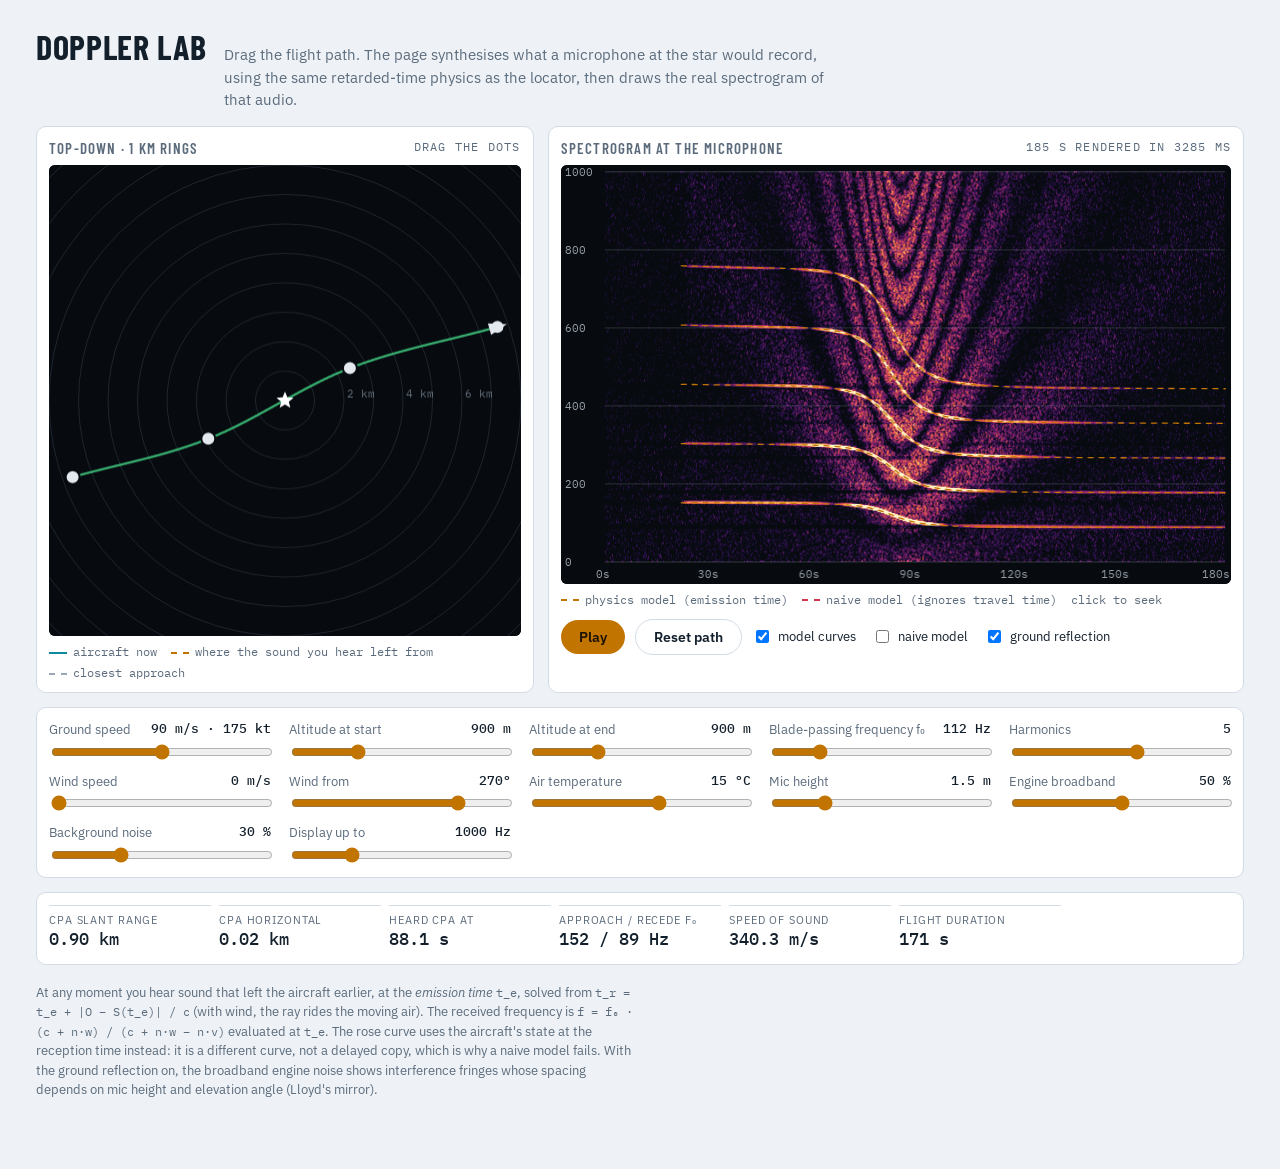
<file: src/dopplerdex/web/static/doppler-lab.html>
<!doctype html>
<html lang="en"><head><meta charset="utf-8"><meta name="viewport" content="width=device-width,initial-scale=1">
<title>Doppler Lab</title>
<meta name="claude:viewport-fit-sides" content="cover">
<link rel="preconnect" href="https://fonts.googleapis.com">
<link rel="stylesheet" href="https://fonts.googleapis.com/css2?family=Barlow+Condensed:wght@500;600;700&family=IBM+Plex+Sans:wght@400;500;600&family=IBM+Plex+Mono:wght@400;500&display=swap">
<style>
/* Layout: instrument bench — map + spectrum analyser side by side, control strip below; stacks on phones. */
:root {
  --bg: #0e141b;          /* blue-biased ink */
  --panel: #151d27;
  --line: #263241;
  --fg: #e3e9ef;
  --muted: #8a98a8;
  --amber: #ffb547;       /* model curve / accent */
  --cyan: #5fd4e6;        /* aircraft + ray */
  --rose: #ff6b7d;        /* the "wrong" model */
  --scope: #070b10;       /* analyser screen stays dark in both themes */
  --font-display: "Barlow Condensed", "Arial Narrow", sans-serif;
  --font-body: "IBM Plex Sans", system-ui, -apple-system, sans-serif;
  --font-data: "IBM Plex Mono", ui-monospace, Menlo, monospace;
  color-scheme: dark;
}
@media (prefers-color-scheme: light) {
  :root:not([data-theme="dark"]) {
    --bg: #eef2f6; --panel: #ffffff; --line: #d3dbe4; --fg: #13202c; --muted: #5b6b7c;
    --amber: #c27400; --cyan: #0e8aa0; --rose: #d43450; --scope: #070b10; color-scheme: light;
  }
}
:root[data-theme="light"] {
  --bg: #eef2f6; --panel: #ffffff; --line: #d3dbe4; --fg: #13202c; --muted: #5b6b7c;
  --amber: #c27400; --cyan: #0e8aa0; --rose: #d43450; --scope: #070b10; color-scheme: light;
}
* { box-sizing: border-box; }
body { background: var(--bg); color: var(--fg); font: 15px/1.5 var(--font-body); }
.wrap { max-width: 1240px; margin: 0 auto; padding-block: 22px 48px;
  padding-left: max(16px, env(safe-area-inset-left, 0px)); padding-right: max(16px, env(safe-area-inset-right, 0px)); }
header { display: flex; flex-wrap: wrap; align-items: baseline; gap: 6px 18px; margin-bottom: 14px; }
h1 { font: 700 34px/1 var(--font-display); letter-spacing: .02em; margin: 0; text-transform: uppercase; }
.sub { color: var(--muted); max-width: 70ch; margin: 0; }
.bench { display: grid; grid-template-columns: minmax(0, 5fr) minmax(0, 7fr); gap: 14px; }
@media (max-width: 860px) { .bench { grid-template-columns: minmax(0, 1fr); } }
.card { background: var(--panel); border: 1px solid var(--line); border-radius: 10px; padding: 12px; min-width: 0; }
.card h2 { font: 600 15px/1.2 var(--font-display); letter-spacing: .08em; text-transform: uppercase; color: var(--muted); margin: 0 0 8px; display: flex; justify-content: space-between; gap: 8px; }
canvas { display: block; width: 100%; border-radius: 6px; touch-action: none; }
#map { aspect-ratio: 1 / 1; background: var(--scope); cursor: grab; }
#spec { aspect-ratio: 16 / 10; background: var(--scope); cursor: crosshair; }
.legend { display: flex; flex-wrap: wrap; gap: 6px 14px; font: 12px var(--font-data); color: var(--muted); margin-top: 8px; }
.legend i { display: inline-block; width: 18px; height: 0; border-top: 2px dashed; vertical-align: middle; margin-right: 6px; }
.controls { display: grid; grid-template-columns: repeat(auto-fill, minmax(210px, 1fr)); gap: 10px 18px; margin-top: 14px; }
.ctl { display: grid; gap: 2px; min-width: 0; }
.ctl label { display: flex; justify-content: space-between; font-size: 13px; color: var(--muted); }
.ctl output { font: 500 13px var(--font-data); color: var(--fg); font-variant-numeric: tabular-nums; }
input[type=range] { width: 100%; accent-color: var(--amber); }
.toggles { display: flex; flex-wrap: wrap; gap: 8px 16px; align-items: center; font-size: 13px; }
.toggles label { display: inline-flex; gap: 6px; align-items: center; cursor: pointer; }
.bar { display: flex; flex-wrap: wrap; gap: 10px; align-items: center; margin-top: 12px; }
button { font: 600 14px var(--font-body); background: var(--amber); color: #1a1205; border: 0; border-radius: 999px; padding: 8px 18px; cursor: pointer; }
button.ghost { background: transparent; color: var(--fg); border: 1px solid var(--line); }
button:focus-visible, input:focus-visible { outline: 2px solid var(--cyan); outline-offset: 2px; }
.readout { display: grid; grid-template-columns: repeat(auto-fill, minmax(150px, 1fr)); gap: 8px; margin-top: 12px; }
.readout div { border-top: 1px solid var(--line); padding-top: 6px; }
.readout span { display: block; font-size: 11px; letter-spacing: .08em; text-transform: uppercase; color: var(--muted); }
.readout b { font: 500 17px var(--font-data); font-variant-numeric: tabular-nums; }
.note { color: var(--muted); font-size: 13px; max-width: 75ch; margin-top: 18px; }
.note code { font-family: var(--font-data); font-size: 12px; }
.status { font: 12px var(--font-data); color: var(--muted); }
</style>

<div class="wrap">
  <header>
    <h1>Doppler Lab</h1>
    <p class="sub">Drag the flight path. The page synthesises what a microphone at the star would record, using the same retarded-time physics as the locator, then draws the real spectrogram of that audio.</p>
  </header>

  <div class="bench">
    <section class="card">
      <h2><span>Top-down · 1 km rings</span><span class="status" id="mapStatus">drag the dots</span></h2>
      <canvas id="map" aria-label="Map of the flight path around the microphone"></canvas>
      <div class="legend">
        <span><i style="border-color:var(--cyan);border-top-style:solid"></i>aircraft now</span>
        <span><i style="border-color:var(--amber)"></i>where the sound you hear left from</span>
        <span><i style="border-color:#9aa7b5"></i>closest approach</span>
      </div>
    </section>
    <section class="card">
      <h2><span>Spectrogram at the microphone</span><span class="status" id="specStatus"></span></h2>
      <canvas id="spec" aria-label="Spectrogram of the simulated recording"></canvas>
      <div class="legend">
        <span><i style="border-color:var(--amber)"></i>physics model (emission time)</span>
        <span><i style="border-color:var(--rose)"></i>naive model (ignores travel time)</span>
        <span>click to seek</span>
      </div>
      <div class="bar">
        <button id="play">Play</button>
        <button class="ghost" id="reset">Reset path</button>
        <div class="toggles">
          <label><input type="checkbox" id="showModel" checked> model curves</label>
          <label><input type="checkbox" id="showNaive"> naive model</label>
          <label><input type="checkbox" id="ground" checked> ground reflection</label>
        </div>
      </div>
    </section>
  </div>

  <div class="controls card" style="margin-top:14px">
    <div class="ctl"><label for="speed">Ground speed <output id="speedO"></output></label><input type="range" id="speed" min="20" max="160" step="1" value="90"></div>
    <div class="ctl"><label for="alt0">Altitude at start <output id="alt0O"></output></label><input type="range" id="alt0" min="60" max="3000" step="10" value="900"></div>
    <div class="ctl"><label for="alt1">Altitude at end <output id="alt1O"></output></label><input type="range" id="alt1" min="60" max="3000" step="10" value="900"></div>
    <div class="ctl"><label for="f0">Blade-passing frequency f₀ <output id="f0O"></output></label><input type="range" id="f0" min="40" max="400" step="1" value="112"></div>
    <div class="ctl"><label for="nh">Harmonics <output id="nhO"></output></label><input type="range" id="nh" min="1" max="8" step="1" value="5"></div>
    <div class="ctl"><label for="wind">Wind speed <output id="windO"></output></label><input type="range" id="wind" min="0" max="25" step="1" value="0"></div>
    <div class="ctl"><label for="windDir">Wind from <output id="windDirO"></output></label><input type="range" id="windDir" min="0" max="350" step="10" value="270"></div>
    <div class="ctl"><label for="temp">Air temperature <output id="tempO"></output></label><input type="range" id="temp" min="-20" max="40" step="1" value="15"></div>
    <div class="ctl"><label for="micH">Mic height <output id="micHO"></output></label><input type="range" id="micH" min="0.2" max="6" step="0.1" value="1.5"></div>
    <div class="ctl"><label for="bb">Engine broadband <output id="bbO"></output></label><input type="range" id="bb" min="0" max="1" step="0.05" value="0.5"></div>
    <div class="ctl"><label for="noise">Background noise <output id="noiseO"></output></label><input type="range" id="noise" min="0" max="1" step="0.05" value="0.3"></div>
    <div class="ctl"><label for="fmax">Display up to <output id="fmaxO"></output></label><input type="range" id="fmax" min="300" max="3000" step="50" value="1000"></div>
  </div>

  <div class="readout card" style="margin-top:14px">
    <div><span>CPA slant range</span><b id="rCpa">–</b></div>
    <div><span>CPA horizontal</span><b id="hCpa">–</b></div>
    <div><span>Heard CPA at</span><b id="tCpa">–</b></div>
    <div><span>Approach / recede f₀</span><b id="fPlateau">–</b></div>
    <div><span>Speed of sound</span><b id="cOut">–</b></div>
    <div><span>Flight duration</span><b id="dur">–</b></div>
  </div>

  <p class="note">At any moment you hear sound that left the aircraft earlier, at the <em>emission time</em> <code>t_e</code>, solved from <code>t_r = t_e + |O − S(t_e)| / c</code> (with wind, the ray rides the moving air). The received frequency is <code>f = f₀ · (c + n·w) / (c + n·w − n·v)</code> evaluated at <code>t_e</code>. The rose curve uses the aircraft's state at the reception time instead: it is a different curve, not a delayed copy, which is why a naive model fails. With the ground reflection on, the broadband engine noise shows interference fringes whose spacing depends on mic height and elevation angle (Lloyd's mirror).</p>
</div>

<script>
(() => {
"use strict";
const FS = 12000;               // synthesis sample rate (Hz)
const MAP_HALF = 8000;          // map half-width (m)
const DEFAULT_PTS = [[-7200, -2600], [-2600, -1300], [2200, 1100], [7200, 2500]];
const $ = (id) => document.getElementById(id);
const S = { pts: DEFAULT_PTS.map(p => p.slice()) };
const ids = ["speed","alt0","alt1","f0","nh","wind","windDir","temp","micH","bb","noise","fmax"];
const fmt = {
  speed: v => `${v} m/s · ${Math.round(v*1.944)} kt`, alt0: v => `${v} m`, alt1: v => `${v} m`, f0: v => `${v} Hz`,
  nh: v => `${v}`, wind: v => `${v} m/s`, windDir: v => `${v}°`, temp: v => `${v} °C`, micH: v => `${(+v).toFixed(1)} m`,
  bb: v => `${Math.round(v*100)} %`, noise: v => `${Math.round(v*100)} %`, fmax: v => `${v} Hz`,
};
const P = () => Object.fromEntries(ids.map(k => [k, parseFloat($(k).value)]));

// ---------- trajectory -------------------------------------------------------------------
function catmull(pts, nPer = 80) {
  const out = [];
  const ext = [pts[0].map((v, i) => 2*v - pts[1][i]), ...pts, pts[pts.length-1].map((v, i) => 2*v - pts[pts.length-2][i])];
  for (let i = 1; i < ext.length - 2; i++) {
    const [p0, p1, p2, p3] = [ext[i-1], ext[i], ext[i+1], ext[i+2]];
    for (let j = 0; j < nPer; j++) {
      const t = j / nPer, t2 = t*t, t3 = t2*t;
      out.push([0, 1].map(k => 0.5 * (2*p1[k] + (-p0[k]+p2[k])*t + (2*p0[k]-5*p1[k]+4*p2[k]-p3[k])*t2 + (-p0[k]+3*p1[k]-3*p2[k]+p3[k])*t3)));
    }
  }
  out.push(pts[pts.length-1].slice());
  return out;
}
function buildTraj(p) {
  const poly = catmull(S.pts);
  const cum = [0];
  for (let i = 1; i < poly.length; i++) cum.push(cum[i-1] + Math.hypot(poly[i][0]-poly[i-1][0], poly[i][1]-poly[i-1][1]));
  const L = cum[cum.length-1], T = L / p.speed, dt = 0.25;
  const n = Math.floor(T / dt) + 1;
  const t = new Float64Array(n), x = new Float64Array(n), y = new Float64Array(n), z = new Float64Array(n);
  let j = 0;
  for (let i = 0; i < n; i++) {
    const s = Math.min(i * dt * p.speed, L);
    while (j < cum.length - 2 && cum[j+1] < s) j++;
    const f = (s - cum[j]) / Math.max(cum[j+1] - cum[j], 1e-9);
    t[i] = i * dt; x[i] = poly[j][0] + f*(poly[j+1][0]-poly[j][0]); y[i] = poly[j][1] + f*(poly[j+1][1]-poly[j][1]);
    z[i] = p.alt0 + (p.alt1 - p.alt0) * (s / L);
  }
  const vx = new Float64Array(n), vy = new Float64Array(n), vz = new Float64Array(n);
  for (let i = 0; i < n; i++) {
    const a = Math.max(i-1, 0), b = Math.min(i+1, n-1), h = t[b] - t[a];
    vx[i] = (x[b]-x[a])/h; vy[i] = (y[b]-y[a])/h; vz[i] = (z[b]-z[a])/h;
  }
  return { t, x, y, z, vx, vy, vz, dt, T, poly };
}
function state(tr, tq, out) { // linear interpolation + constant-velocity extrapolation
  const n = tr.t.length;
  let u = tq / tr.dt, i = Math.floor(u);
  if (i < 0) i = 0; else if (i > n - 2) i = n - 2;
  const f = u - i;
  const vx = tr.vx[i] + f*(tr.vx[i+1]-tr.vx[i]), vy = tr.vy[i] + f*(tr.vy[i+1]-tr.vy[i]), vz = tr.vz[i] + f*(tr.vz[i+1]-tr.vz[i]);
  const tc = Math.min(Math.max(tq, 0), tr.t[n-1]), ex = tq - tc;
  const fc = Math.min(Math.max(tc / tr.dt - i, 0), 1);
  out[0] = tr.x[i] + fc*(tr.x[i+1]-tr.x[i]) + ex*vx; out[1] = tr.y[i] + fc*(tr.y[i+1]-tr.y[i]) + ex*vy;
  out[2] = tr.z[i] + fc*(tr.z[i+1]-tr.z[i]) + ex*vz; out[3] = vx; out[4] = vy; out[5] = vz;
  return out;
}

// ---------- retarded-time solve ------------------------------------------------------------
function solve(tr, O, trTimes, c, w) {
  const m = trTimes.length, te = new Float64Array(m), dop = new Float64Array(m), rng = new Float64Array(m);
  const ex = new Float64Array(m), ey = new Float64Array(m), ez = new Float64Array(m);
  const st = new Float64Array(6), ww = w[0]*w[0] + w[1]*w[1], a = c*c - ww;
  for (let k = 0; k < m; k++) {
    let t = trTimes[k];
    state(tr, t, st);
    let dx = O[0]-st[0], dy = O[1]-st[1], dz = O[2]-st[2];
    t -= Math.hypot(dx, dy, dz) / c;
    let d = 1;
    for (let it = 0; it < 12; it++) {
      state(tr, t, st);
      dx = O[0]-st[0]; dy = O[1]-st[1]; dz = O[2]-st[2];
      const dw = dx*w[0] + dy*w[1], d2 = dx*dx + dy*dy + dz*dz;
      const tau = (-dw + Math.sqrt(dw*dw + a*d2)) / a;
      const nx = (dx - tau*w[0]) / (c*tau), ny = (dy - tau*w[1]) / (c*tau), nz = dz / (c*tau);
      const nw = nx*w[0] + ny*w[1], nv = nx*st[3] + ny*st[4] + nz*st[5];
      const g = t + tau - trTimes[k];
      d = (c + nw) / (c + nw - nv);
      t -= g * (c + nw) / (c + nw - nv);
      if (Math.abs(g) < 1e-9) break;
    }
    state(tr, t, st);
    te[k] = t; dop[k] = d; rng[k] = Math.hypot(O[0]-st[0], O[1]-st[1], O[2]-st[2]);
    ex[k] = st[0]; ey[k] = st[1]; ez[k] = st[2];
  }
  return { te, dop, rng, ex, ey, ez };
}
function naive(tr, O, trTimes, c) {
  const st = new Float64Array(6), out = new Float64Array(trTimes.length);
  for (let k = 0; k < trTimes.length; k++) {
    state(tr, trTimes[k], st);
    const dx = O[0]-st[0], dy = O[1]-st[1], dz = O[2]-st[2], r = Math.hypot(dx, dy, dz);
    out[k] = c / (c - (dx*st[3] + dy*st[4] + dz*st[5]) / r);
  }
  return out;
}

// ---------- synthesis ---------------------------------------------------------------------
let rngSeed = 7;
const rand = () => { rngSeed = (rngSeed * 1664525 + 1013904223) >>> 0; return rngSeed / 4294967296; };
const gauss = () => { let u = 0, v = 0; while (u === 0) u = rand(); v = rand(); return Math.sqrt(-2*Math.log(u)) * Math.cos(2*Math.PI*v); };

function synth(p) {
  const c = 331.3 * Math.sqrt(1 + p.temp / 273.15);
  const dirTo = (p.windDir + 180) * Math.PI / 180;
  const w = [p.wind * Math.sin(dirTo), p.wind * Math.cos(dirTo)];
  const tr = buildTraj(p);
  const O = [0, 0, p.micH], Oimg = [0, 0, -p.micH];
  const dur = tr.T + 14, CT = 0.02, mC = Math.ceil(dur / CT) + 1;
  const tc = new Float64Array(mC); for (let k = 0; k < mC; k++) tc[k] = k * CT;
  const sd = solve(tr, O, tc, c, w), si = solve(tr, Oimg, tc, c, w);
  const nv = naive(tr, O, tc, c);
  const N = Math.floor(dur * FS), out = new Float32Array(N);
  rngSeed = 7;
  const nb = Math.floor((dur + 40) * FS), bbuf = new Float32Array(nb);
  let lp = 0; for (let i = 0; i < nb; i++) { lp = 0.82*lp + 0.18*gauss(); bbuf[i] = lp; }
  const amps = []; for (let h = 1; h <= p.nh; h++) amps.push(Math.pow(0.62, h - 1));
  const paths = p.ground_on ? [[sd, 1.0], [si, 0.85]] : [[sd, 1.0]];
  const valid = (te) => te >= 0 && te <= tr.T;
  for (const [sol, R] of paths) {
    for (let i = 0; i < N; i++) {
      const tq = i / FS, u = tq / CT; let k = Math.floor(u); if (k >= mC - 1) k = mC - 2;
      const f = u - k;
      // cubic Hermite for t_e using its exact slope dt_e/dt_r = doppler
      const t0 = sol.te[k], t1 = sol.te[k+1], m0 = sol.dop[k]*CT, m1 = sol.dop[k+1]*CT;
      const f2 = f*f, f3 = f2*f;
      const te = (2*f3-3*f2+1)*t0 + (f3-2*f2+f)*m0 + (-2*f3+3*f2)*t1 + (f3-f2)*m1;
      if (!valid(te)) continue;
      const r = sol.rng[k] + f*(sol.rng[k+1]-sol.rng[k]);
      const fade = Math.min(1, te / 3, (tr.T - te) / 3);
      const g = R * fade * 300 / r;
      const ph = 2 * Math.PI * p.f0 * te;
      let s = 0; for (let h = 0; h < amps.length; h++) s += amps[h] * Math.sin((h+1)*ph);
      const bi = (te + 20) * FS, b0 = Math.floor(bi), bf = bi - b0;
      s += p.bb * 2.2 * (bbuf[b0] + bf*(bbuf[b0+1]-bbuf[b0]));
      out[i] += g * s;
    }
  }
  let pk = 0; for (let i = 0; i < N; i++) pk = Math.max(pk, Math.abs(out[i]));
  const noiseAmp = p.noise * 0.12;
  let b = 0;
  for (let i = 0; i < N; i++) { b = 0.97*b + 0.03*gauss(); out[i] = 0.85 * out[i] / (pk || 1) + noiseAmp * (0.5*gauss() + 4*b); }
  let pk2 = 0; for (let i = 0; i < N; i++) pk2 = Math.max(pk2, Math.abs(out[i]));
  for (let i = 0; i < N; i++) out[i] *= 0.9 / pk2;
  return { audio: out, dur, tc, sd, nv, tr, c, w };
}

// ---------- FFT + spectrogram -------------------------------------------------------------
function fftMag(re, im) {
  const n = re.length;
  for (let i = 1, j = 0; i < n; i++) { let bit = n >> 1; for (; j & bit; bit >>= 1) j ^= bit; j ^= bit; if (i < j) { [re[i], re[j]] = [re[j], re[i]]; [im[i], im[j]] = [im[j], im[i]]; } }
  for (let len = 2; len <= n; len <<= 1) {
    const ang = -2 * Math.PI / len, wr = Math.cos(ang), wi = Math.sin(ang);
    for (let i = 0; i < n; i += len) {
      let cr = 1, ci = 0;
      for (let j = 0; j < len/2; j++) {
        const ar = re[i+j], ai = im[i+j], br = re[i+j+len/2]*cr - im[i+j+len/2]*ci, bi = re[i+j+len/2]*ci + im[i+j+len/2]*cr;
        re[i+j] = ar + br; im[i+j] = ai + bi; re[i+j+len/2] = ar - br; im[i+j+len/2] = ai - bi;
        const t = cr*wr - ci*wi; ci = cr*wi + ci*wr; cr = t;
      }
    }
  }
}
function spectrogram(x, fmax) {
  const NF = 4096, hop = 512, win = new Float64Array(NF);
  for (let i = 0; i < NF; i++) win[i] = 0.5 - 0.5*Math.cos(2*Math.PI*i/NF);
  const nb = Math.min(NF/2, Math.ceil(fmax / (FS/NF)) + 1), frames = Math.max(1, Math.floor((x.length - NF) / hop));
  const S = new Float32Array(nb * frames), re = new Float64Array(NF), im = new Float64Array(NF);
  for (let fr = 0; fr < frames; fr++) {
    const o = fr * hop;
    for (let i = 0; i < NF; i++) { re[i] = x[o+i] * win[i]; im[i] = 0; }
    fftMag(re, im);
    for (let b = 0; b < nb; b++) S[b*frames + fr] = 10*Math.log10(re[b]*re[b] + im[b]*im[b] + 1e-12);
  }
  // whiten: subtract per-row median
  const row = new Float32Array(frames);
  for (let b = 0; b < nb; b++) {
    for (let fr = 0; fr < frames; fr++) row[fr] = S[b*frames+fr];
    const med = Float32Array.from(row).sort()[frames >> 1];
    for (let fr = 0; fr < frames; fr++) S[b*frames+fr] -= med;
  }
  return { S, nb, frames, hop, NF, df: FS / NF };
}
const LUT = (() => { // magma-like ramp
  const stops = [[0,[7,11,16]],[0.25,[52,18,90]],[0.5,[160,40,110]],[0.72,[240,96,70]],[0.88,[255,180,80]],[1,[255,246,200]]];
  const lut = new Uint8ClampedArray(256*3);
  for (let i = 0; i < 256; i++) {
    const v = i/255; let k = 0; while (k < stops.length - 2 && stops[k+1][0] < v) k++;
    const [a, ca] = stops[k], [b, cb] = stops[k+1], f = (v - a) / (b - a);
    for (let j = 0; j < 3; j++) lut[i*3+j] = ca[j] + f*(cb[j]-ca[j]);
  }
  return lut;
})();

// ---------- drawing -----------------------------------------------------------------------
const mapC = $("map"), specC = $("spec");
let R = null, specImg = null, playT = null;
const css = (v) => getComputedStyle(document.documentElement).getPropertyValue(v).trim();
function fit(cv) {
  const dpr = window.devicePixelRatio || 1, w = cv.clientWidth, h = cv.clientHeight;
  if (cv.width !== Math.round(w*dpr) || cv.height !== Math.round(h*dpr)) { cv.width = Math.round(w*dpr); cv.height = Math.round(h*dpr); }
  const ctx = cv.getContext("2d"); ctx.setTransform(dpr, 0, 0, dpr, 0, 0); return [ctx, w, h];
}
const toPx = (w, x, y) => [w/2 + x / MAP_HALF * w/2, w/2 - y / MAP_HALF * w/2];
const toM = (w, px, py) => [(px - w/2) / (w/2) * MAP_HALF, -(py - w/2) / (w/2) * MAP_HALF];

function drawMap() {
  const [ctx, w] = fit(mapC);
  ctx.fillStyle = "#070b10"; ctx.fillRect(0, 0, w, w);
  ctx.strokeStyle = "rgba(140,160,180,.18)"; ctx.lineWidth = 1;
  for (let r = 1000; r <= MAP_HALF*1.42; r += 1000) { ctx.beginPath(); ctx.arc(w/2, w/2, r / MAP_HALF * w/2, 0, 2*Math.PI); ctx.stroke(); }
  ctx.fillStyle = "rgba(160,175,190,.6)"; ctx.font = "11px IBM Plex Mono, monospace";
  for (const r of [2, 4, 6]) ctx.fillText(`${r} km`, w/2 + r*1000/MAP_HALF*w/2 + 3, w/2 - 3);
  if (!R) return;
  const p = P();
  // path coloured by altitude
  const tr = R.tr;
  for (let i = 1; i < tr.t.length; i++) {
    const a = (tr.z[i] - 60) / 2940;
    ctx.strokeStyle = `hsl(${190 - a*150}, 70%, ${55 + a*10}%)`; ctx.lineWidth = 2.2;
    const [x0, y0] = toPx(w, tr.x[i-1], tr.y[i-1]), [x1, y1] = toPx(w, tr.x[i], tr.y[i]);
    ctx.beginPath(); ctx.moveTo(x0, y0); ctx.lineTo(x1, y1); ctx.stroke();
  }
  // CPA
  let ki = 0; for (let k = 0; k < R.sd.rng.length; k++) if (R.sd.te[k] >= 0 && R.sd.te[k] <= tr.T && R.sd.rng[k] < R.sd.rng[ki]) ki = k;
  const [cx, cy] = toPx(w, R.sd.ex[ki], R.sd.ey[ki]);
  ctx.setLineDash([4, 4]); ctx.strokeStyle = "#9aa7b5"; ctx.beginPath(); ctx.moveTo(w/2, w/2); ctx.lineTo(cx, cy); ctx.stroke(); ctx.setLineDash([]);
  // control points
  S.pts.forEach(([x, y], i) => { const [px, py] = toPx(w, x, y); ctx.fillStyle = i === drag ? css("--amber") : "#e3e9ef"; ctx.beginPath(); ctx.arc(px, py, 7, 0, 2*Math.PI); ctx.fill(); ctx.strokeStyle = "#070b10"; ctx.lineWidth = 2; ctx.stroke(); });
  // direction arrow at end
  const n = tr.t.length - 1, [ax, ay] = toPx(w, tr.x[n], tr.y[n]), [bx, by] = toPx(w, tr.x[n-4], tr.y[n-4]);
  const an = Math.atan2(ay - by, ax - bx); ctx.fillStyle = "#e3e9ef"; ctx.beginPath();
  ctx.moveTo(ax + 10*Math.cos(an), ay + 10*Math.sin(an)); ctx.lineTo(ax + 10*Math.cos(an+2.5), ay + 10*Math.sin(an+2.5)); ctx.lineTo(ax + 10*Math.cos(an-2.5), ay + 10*Math.sin(an-2.5)); ctx.fill();
  // playback markers
  if (playT !== null) {
    const st = new Float64Array(6);
    const k = Math.min(Math.floor(playT / 0.02), R.sd.te.length - 1), te = R.sd.te[k];
    if (te >= 0 && te <= tr.T) {
      const [ex, ey] = toPx(w, R.sd.ex[k], R.sd.ey[k]);
      ctx.strokeStyle = css("--amber"); ctx.setLineDash([3, 3]); ctx.beginPath(); ctx.moveTo(w/2, w/2); ctx.lineTo(ex, ey); ctx.stroke(); ctx.setLineDash([]);
      ctx.fillStyle = css("--amber"); ctx.beginPath(); ctx.arc(ex, ey, 5, 0, 2*Math.PI); ctx.fill();
    }
    if (playT >= 0 && playT <= tr.T) {
      state(tr, playT, st); const [nx, ny] = toPx(w, st[0], st[1]);
      ctx.fillStyle = css("--cyan"); ctx.beginPath(); ctx.arc(nx, ny, 6, 0, 2*Math.PI); ctx.fill();
    }
  }
  // mic
  ctx.fillStyle = "#ffffff"; star(ctx, w/2, w/2, 9, 4);
}
function star(ctx, x, y, r1, r2) { ctx.beginPath(); for (let i = 0; i < 10; i++) { const r = i % 2 ? r2 : r1, a = -Math.PI/2 + i*Math.PI/5; ctx.lineTo(x + r*Math.cos(a), y + r*Math.sin(a)); } ctx.closePath(); ctx.fill(); }

function buildSpecImage() {
  const p = P(), sp = spectrogram(R.audio, p.fmax);
  const img = new ImageData(sp.frames, sp.nb);
  const lo = 0, hi = 24;
  for (let b = 0; b < sp.nb; b++) for (let fr = 0; fr < sp.frames; fr++) {
    const v = Math.max(0, Math.min(255, Math.round((sp.S[b*sp.frames+fr] - lo) / (hi - lo) * 255)));
    const o = ((sp.nb - 1 - b) * sp.frames + fr) * 4;
    img.data[o] = LUT[v*3]; img.data[o+1] = LUT[v*3+1]; img.data[o+2] = LUT[v*3+2]; img.data[o+3] = 255;
  }
  const off = document.createElement("canvas"); off.width = sp.frames; off.height = sp.nb; off.getContext("2d").putImageData(img, 0, 0);
  specImg = { off, sp, fmax: (sp.nb - 1) * sp.df };
}
function drawSpec() {
  const [ctx, w, h] = fit(specC);
  ctx.fillStyle = "#070b10"; ctx.fillRect(0, 0, w, h);
  if (!R || !specImg) return;
  const padL = 44, padB = 22, pw = w - padL - 6, ph = h - padB - 6;
  const { off, sp, fmax } = specImg;
  ctx.imageSmoothingEnabled = true; ctx.drawImage(off, padL, 6, pw, ph);
  const t2x = (t) => padL + (t - sp.NF/2/FS) / (sp.frames * sp.hop / FS) * pw, f2y = (f) => 6 + ph - f / fmax * ph;
  ctx.fillStyle = "rgba(200,210,220,.75)"; ctx.font = "11px IBM Plex Mono, monospace"; ctx.strokeStyle = "rgba(200,210,220,.15)";
  const fStep = fmax > 1500 ? 500 : fmax > 600 ? 200 : 100;
  for (let f = 0; f <= fmax; f += fStep) { const y = f2y(f); ctx.fillText(`${f}`, 4, y + 4); ctx.beginPath(); ctx.moveTo(padL, y); ctx.lineTo(padL + pw, y); ctx.stroke(); }
  const tStep = R.dur > 200 ? 60 : 30;
  for (let t = 0; t <= R.dur; t += tStep) { const x = t2x(t); ctx.fillText(`${t}s`, x - 8, h - 6); }
  const p = P(), tr = R.tr;
  const curve = (arr, color, dash) => {
    ctx.strokeStyle = color; ctx.lineWidth = 1.3; ctx.setLineDash(dash);
    for (let hN = 1; hN <= p.nh; hN++) {
      ctx.beginPath(); let on = false;
      for (let k = 0; k < R.tc.length; k += 3) {
        const te = R.sd.te[k]; if (te < 0 || te > tr.T) { on = false; continue; }
        const f = hN * p.f0 * arr[k]; if (f > fmax) { on = false; continue; }
        const x = t2x(R.tc[k]), y = f2y(f);
        if (!on) { ctx.moveTo(x, y); on = true; } else ctx.lineTo(x, y);
      }
      ctx.stroke();
    }
    ctx.setLineDash([]);
  };
  if ($("showNaive").checked) curve(R.nv, css("--rose"), [5, 4]);
  if ($("showModel").checked) curve(R.sd.dop, css("--amber"), [6, 5]);
  if (playT !== null) { ctx.strokeStyle = css("--cyan"); ctx.lineWidth = 1.5; const x = t2x(playT); ctx.beginPath(); ctx.moveTo(x, 6); ctx.lineTo(x, 6 + ph); ctx.stroke(); }
  specImg.t2x = t2x; specImg.padL = padL; specImg.pw = pw;
}

// ---------- readouts ----------------------------------------------------------------------
function readouts() {
  const tr = R.tr; let ki = -1;
  for (let k = 0; k < R.sd.rng.length; k++) if (R.sd.te[k] >= 0 && R.sd.te[k] <= tr.T && (ki < 0 || R.sd.rng[k] < R.sd.rng[ki])) ki = k;
  const p = P(), v = p.speed;
  $("rCpa").textContent = `${(R.sd.rng[ki]/1000).toFixed(2)} km`;
  $("hCpa").textContent = `${(Math.hypot(R.sd.ex[ki], R.sd.ey[ki])/1000).toFixed(2)} km`;
  $("tCpa").textContent = `${R.tc[ki].toFixed(1)} s`;
  $("fPlateau").textContent = `${(p.f0/(1 - v/R.c)).toFixed(0)} / ${(p.f0/(1 + v/R.c)).toFixed(0)} Hz`;
  $("cOut").textContent = `${R.c.toFixed(1)} m/s`;
  $("dur").textContent = `${tr.T.toFixed(0)} s`;
}

// ---------- orchestration -----------------------------------------------------------------
let pending = null;
function recompute() {
  stop();
  const p = P(); p.ground_on = $("ground").checked;
  $("specStatus").textContent = "rendering…";
  if (pending) clearTimeout(pending);
  pending = setTimeout(() => {
    const t0 = performance.now();
    R = synth(p); buildSpecImage(); readouts(); drawMap(); drawSpec();
    $("specStatus").textContent = `${R.dur.toFixed(0)} s rendered in ${Math.round(performance.now() - t0)} ms`;
  }, 30);
}
ids.forEach(k => { const el = $(k), o = $(k + "O"); const upd = () => { o.textContent = fmt[k](el.value); }; upd();
  el.addEventListener("input", upd); el.addEventListener("change", k === "fmax" ? () => { if (R) { buildSpecImage(); drawSpec(); } } : recompute); });
$("ground").addEventListener("change", recompute);
$("showModel").addEventListener("change", drawSpec); $("showNaive").addEventListener("change", drawSpec);
$("reset").addEventListener("click", () => { S.pts = DEFAULT_PTS.map(p => p.slice()); recompute(); });

// dragging on the map
let drag = -1;
const evPos = (e) => { const r = mapC.getBoundingClientRect(); return toM(r.width, e.clientX - r.left, e.clientY - r.top); };
mapC.addEventListener("pointerdown", (e) => {
  const [x, y] = evPos(e), tol = MAP_HALF * 0.06;
  drag = S.pts.findIndex(([px, py]) => Math.hypot(px - x, py - y) < tol);
  if (drag >= 0) { mapC.setPointerCapture(e.pointerId); mapC.style.cursor = "grabbing"; }
});
mapC.addEventListener("pointermove", (e) => { if (drag < 0) return; const [x, y] = evPos(e);
  S.pts[drag] = [Math.max(-MAP_HALF, Math.min(MAP_HALF, x)), Math.max(-MAP_HALF, Math.min(MAP_HALF, y))];
  if (R) { R.tr = buildTraj(P()); drawMap(); } });
const endDrag = () => { if (drag >= 0) { drag = -1; mapC.style.cursor = "grab"; recompute(); } };
mapC.addEventListener("pointerup", endDrag); mapC.addEventListener("pointercancel", endDrag);

// audio playback
let actx = null, srcNode = null, startAt = 0, offset = 0, raf = 0;
function stop() { if (srcNode) { try { srcNode.stop(); } catch (_) {} srcNode = null; } cancelAnimationFrame(raf); $("play").textContent = "Play"; }
function play(from = 0) {
  if (!R) return;
  actx = actx || new (window.AudioContext || window.webkitAudioContext)();
  stop();
  const buf = actx.createBuffer(1, R.audio.length, FS); buf.copyToChannel(R.audio, 0);
  srcNode = actx.createBufferSource(); srcNode.buffer = buf; srcNode.connect(actx.destination);
  offset = from; startAt = actx.currentTime; srcNode.start(0, from);
  srcNode.onended = () => { if (srcNode) { srcNode = null; $("play").textContent = "Play"; } };
  $("play").textContent = "Stop";
  const tick = () => { playT = offset + (actx.currentTime - startAt); drawMap(); drawSpec(); if (srcNode) raf = requestAnimationFrame(tick); };
  tick();
}
$("play").addEventListener("click", () => { if (srcNode) { stop(); } else play(playT && playT < R.dur - 1 ? playT : 0); });
specC.addEventListener("click", (e) => { if (!specImg || !specImg.t2x) return; const r = specC.getBoundingClientRect();
  const x = e.clientX - r.left, t = (x - specImg.padL) / specImg.pw * (specImg.sp.frames * specImg.sp.hop / FS) + specImg.sp.NF/2/FS;
  playT = Math.max(0, Math.min(R.dur, t)); if (srcNode) play(playT); else { drawMap(); drawSpec(); } });
window.addEventListener("resize", () => { drawMap(); drawSpec(); });
recompute();
})();
</script>

</html>
</file>
